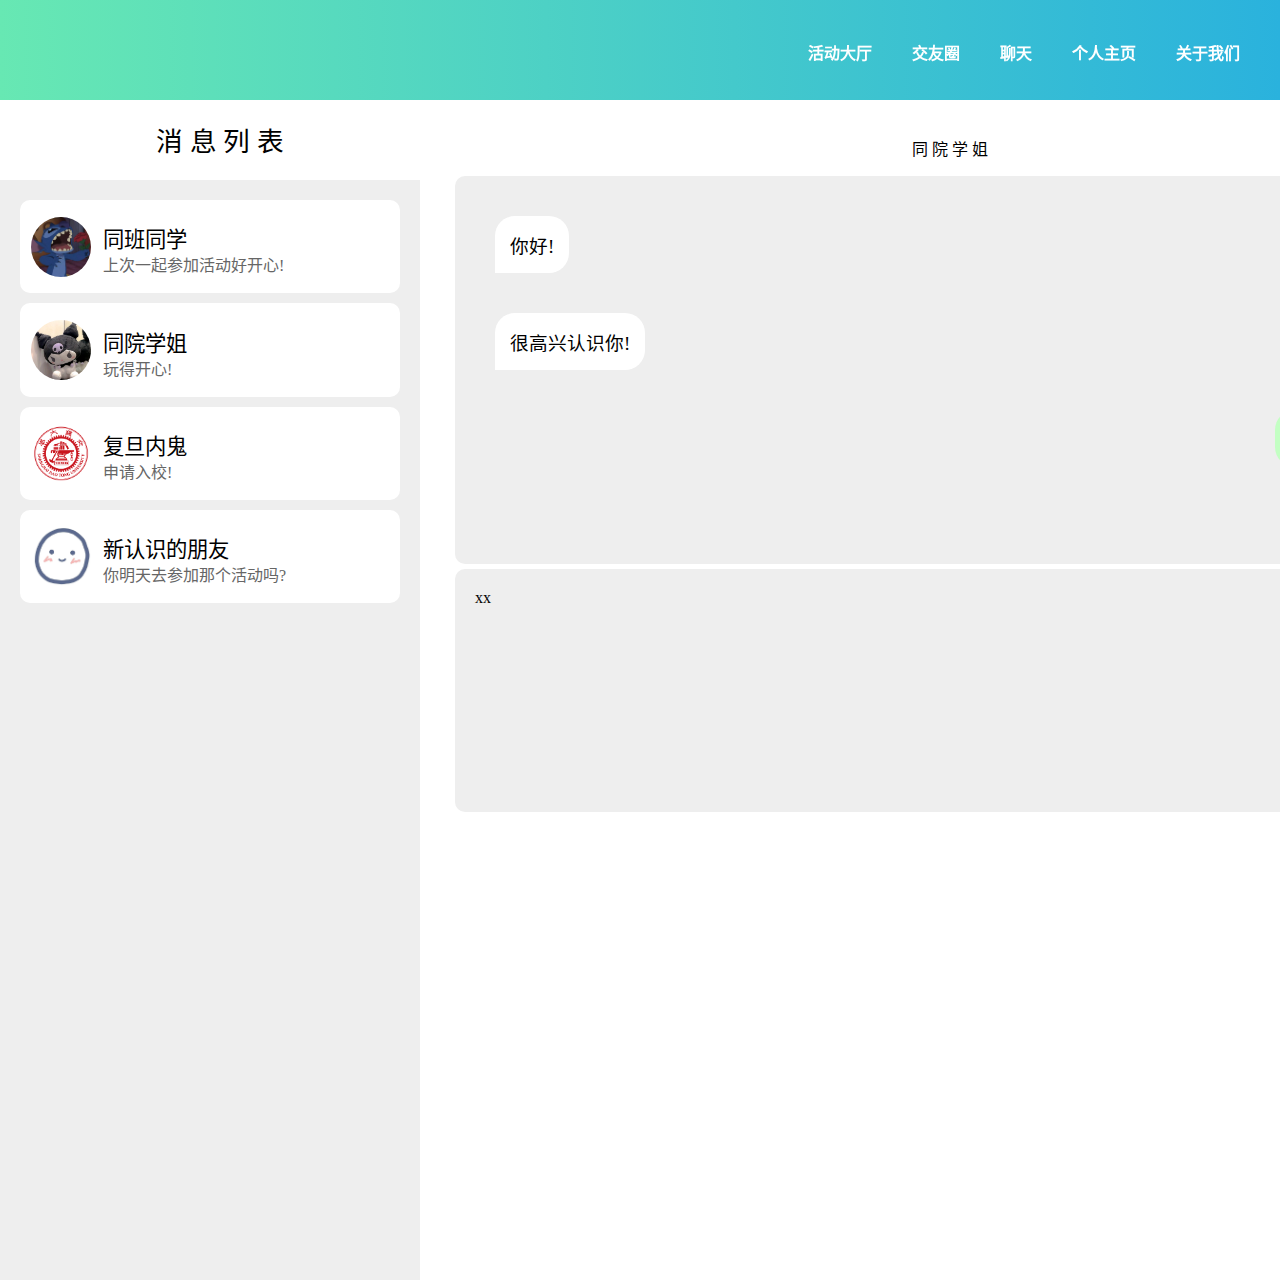
<file: chat.html>
<!DOCTYPE html>
<html lang="zh-CN">
<head>
    <meta charset="UTF-8">
    <title>私聊</title>
    <link rel="stylesheet" href="./chat.css">
</head>
<body>
<div class="nav">
    <ul class="item">
        <li><a href=" ">活动大厅</a></li>
        <li><a href="#">交友圈</a></li>
        <li><a href="#">聊天</a></li>
        <li><a href="#">个人主页</a></li>
        <li><a href="#">关于我们</a></li>
    </ul>
</div>
<div class="content">
    <div class="Lheader">消  息  列  表   </div>
    <aside>
        <table class="conversation" cellspacing="0">
            <tr>
                <td rowspan="2" colspan="1" width="50px">
                    <div class="portrait">
                        <img src="Image/portrait2.jpeg" width="60px" alt="">
                    </div>
                </td>
                <td >
                    <p class="username">同班同学</p>
                </td>
            </tr>

            <tr>
                <td >
                    <p class="words">上次一起参加活动好开心!</p>
                </td>
            </tr>
        </table>

        <table class="conversation" cellspacing="0">
            <tr>
                <td rowspan="2" colspan="1" width="50px">
                    <div class="portrait">
                        <img src="Image/portrait3.jpeg" width="60px" alt="">
                    </div>
                </td>
                <td >
                    <p class="username">同院学姐</p>
                </td>
            </tr>

            <tr>
                <td >
                    <p class="words">玩得开心!</p>
                </td>
            </tr>
        </table>


        <table class="conversation" cellspacing="0">
            <tr>
                <td rowspan="2" colspan="1" width="50px">
                    <div class="portrait">
                        <img src="Image/portrait4.png" width="60px" alt="">
                    </div>
                </td>
                <td >
                    <p class="username">复旦内鬼</p>
                </td>
            </tr>

            <tr>
                <td >
                    <p class="words">申请入校!</p>
                </td>
            </tr>
        </table>

        <table class="conversation" cellspacing="0">
            <tr>
                <td rowspan="2" colspan="1" width="50px">
                    <div class="portrait">
                        <img src="Image/portrait1.jpeg" width="60px" alt="">
                    </div>
                </td>
                <td >
                    <p class="username">新认识的朋友</p>
                </td>
            </tr>

            <tr>
                <td >
                    <p class="words">你明天去参加那个活动吗?</p>
                </td>
            </tr>
        </table>
    </aside>

    <div class="chatbox">
        <p align="center">同 院 学 姐</p>
        <div class="messageArea">
            <div class="messageL">
                你好!
            </div>
            <br>
            <div class="messageL">
                很高兴认识你!
            </div>
            <br>
            <div class="messageR">
                玩得开心!
            </div>
        </div>
        <div class="textArea" >
            xx
        </div>
    </div>
</div>

</body>
</html>
</file>
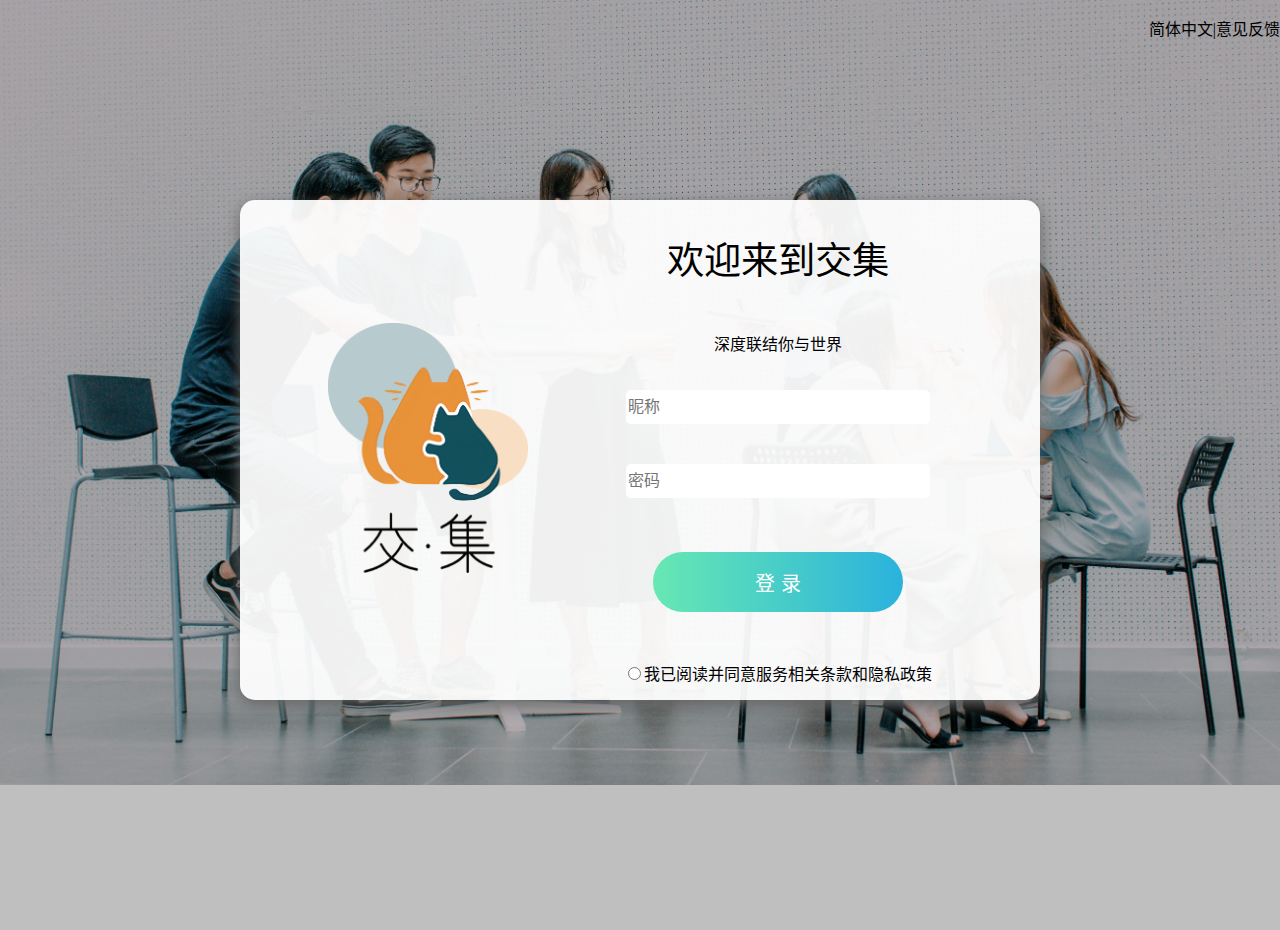
<file: login.html>
<!DOCTYPE html>
<html lang= "zh-CN">
<head>
    <meta charset="utf-8">
    <title>交集</title>
    <link rel="stylesheet" href="./login.css">
</head>
<body>
<div class="bgColor">
    <p align="right" padding="30px" color="blue">简体中文|意见反馈</p>
    <div class="contain">
        <table cellspacing="0">
            <tr>
                <td rowspan="9" colspan="2"><img src="Image/logoTransparent.png" height="250px" width="200px"></td>
                <td class="welcome"><d>欢迎来到交集</d></td>
            </tr>
            <tr>
                <td >深度联结你与世界</td>
            </tr>
            <tr>
                <td ><input class="textedit" type="text" placeholder="昵称"></td>
            </tr>
            <tr>
                <td ><input class="textedit" type="text" placeholder="密码"></td>
            </tr>
            <tr>
                <td ><input type="button" class="btn" value="登 录"></td>
            </tr>
            <tr>
                <z><td><input type="radio">我已阅读并同意服务相关条款和隐私政策</td></z>
            </tr>
        </table>
    </div>
</div>

</body>
</html>
</file>
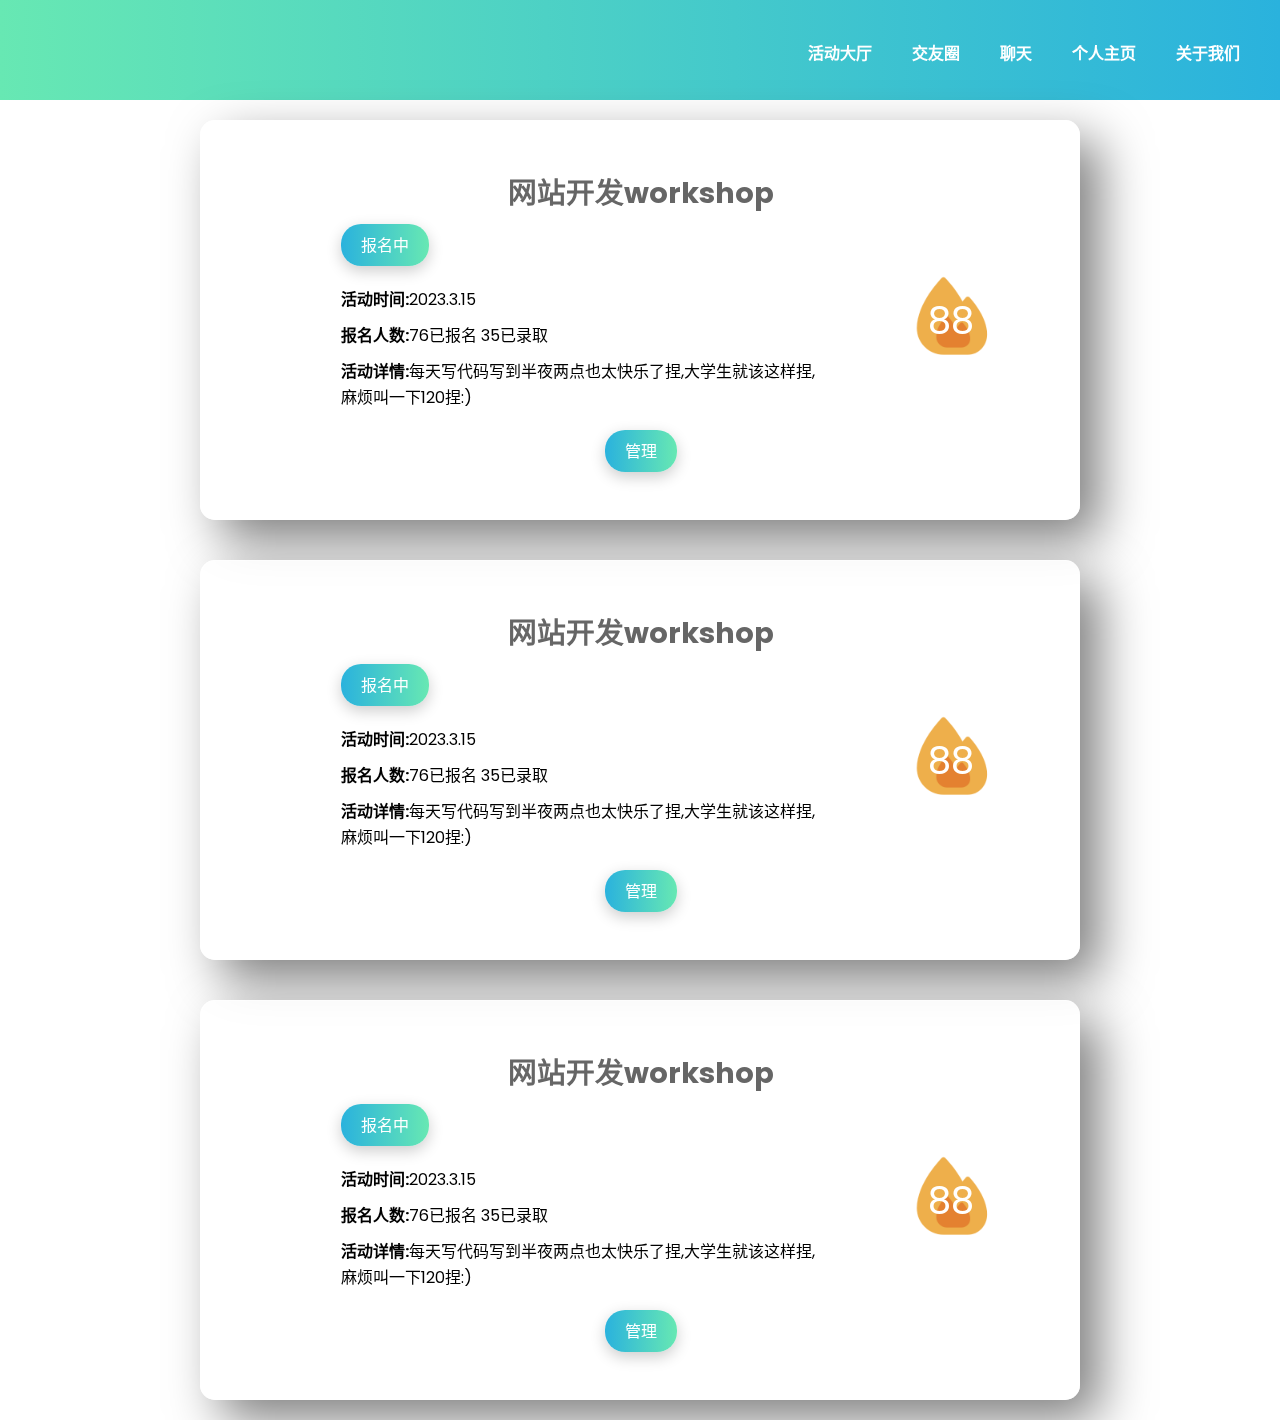
<file: manage.html>
<!DOCTYPE html>
<html lang="zh-CN">
<head>
  <meta charset="UTF-8">
  <meta http-equiv="X-UA-Compatible" content="IE=edge">
  <meta name="viewport" content="width=device-width, initial-scale=1.0">
  <title>Document</title>
  <link rel="stylesheet" href="manage.css">
</head>
<body>
<div class="nav">
  <ul class="item">
    <li><a href=" ">活动大厅</a></li>
    <li><a href="#">交友圈</a></li>
    <li><a href="#">聊天</a></li>
    <li><a href="#">个人主页</a></li>
    <li><a href="#">关于我们</a></li>
  </ul>
</div>
<div class="container">
  <div class="card">
    <div class="content">
      <h3>网站开发workshop</h3>
      <div class="statusContainer" >
        <div class="text" align="flex start">
          <a href="#">报名中</a>
          <p><strong> 活动时间:</strong>2023.3.15</p>
          <p><strong>报名人数:</strong>76已报名  35已录取</p>
          <p><strong>活动详情:</strong>每天写代码写到半夜两点也太快乐了捏,大学生就该这样捏,麻烦叫一下120捏:)</p>
        </div>

        <div class="hotdegree">88</div>
      </div>
      <a href="#">管理</a>
    </div>
  </div>
  <div class="card">
    <div class="content">
      <h3>网站开发workshop</h3>
      <div class="statusContainer" >
        <div class="text" align="flex start">
          <a href="#">报名中</a>
          <p><strong> 活动时间:</strong>2023.3.15</p>
          <p><strong>报名人数:</strong>76已报名  35已录取</p>
          <p><strong>活动详情:</strong>每天写代码写到半夜两点也太快乐了捏,大学生就该这样捏,麻烦叫一下120捏:)</p>
        </div>

        <div class="hotdegree">88</div>
      </div>
      <a href="#">管理</a>
    </div>
  </div>
    <div class="card">
      <div class="content">
        <h3>网站开发workshop</h3>
        <div class="statusContainer" >
          <div class="text" align="flex start">
            <a href="#">报名中</a>
            <p><strong> 活动时间:</strong>2023.3.15</p>
            <p><strong>报名人数:</strong>76已报名  35已录取</p>
            <p><strong>活动详情:</strong>每天写代码写到半夜两点也太快乐了捏,大学生就该这样捏,麻烦叫一下120捏:)</p>
          </div>

          <div class="hotdegree">88</div>
        </div>
        <a href="#">管理</a>
      </div>
    </div>
</div>
</body>
</html>
</file>
<file: chat.css>
body{
    margin:0 auto;
    height: 100%;
    width: 100%;
    background-size:100%;
    overflow:hidden;
}

aside{
    background: #EEEEEE;
    visibility: visible;
    border: 5px #FFFFFF;
    width: 400px;
    height: 1080px;
    padding: 10px;
    position: relative;
    left: 0;
}

.conversation{
    background: #FFFFFF;
    border-radius: 10px;
    height: 80px;
    position: relative;
    width: 95%;
    margin: 10px;
}

.chatbox{
    position: absolute;
    background: #FFFFFF;
    top: 20px;
    left: 450px;
    height:580px;
    width: 1000px;
}

.messageL, .messageR{
    margin: 20px;
    padding: 15px;
    font-size: 14pt;
    position: relative;
    display: inline-flex;
}

.messageL{
    justify-content: flex-start;
    background: #FFFFFF;
    border-radius: 20px 20px 20px 0;
}

.messageR{
    margin-left: 800px;
    background: #c3ffc3;
    border-radius: 20px 20px 0 20px;
}

.portrait{
    width: 60px;
    height: 60px;
    border-radius: 100%;
    margin: 10px;
    overflow: hidden;
}
.username{
    font-size: 16pt;
    margin-bottom: -1px;
    position: relative;
}

.words{
    font-size: 12pt;
    margin-top: -2px;
    position: relative;
    color: #666666;

}

.Lheader{
    width: 400px;
    position: relative;
    left: 0;
    height: 40px;
    background: #FFFFFF;
    font-size: 20pt;
    text-align: center;
    padding:20px;
}

.messageArea{
    margin: 5px;
    border-radius: 10px;
    background: #EEEEEE;
    padding: 20px;
    width: 96%;
    height: 60%;
    position: relative;
}

.textArea{
    margin: 5px;
    border-radius: 10px;
    background: #EEEEEE;
    width: 96%;
    height: 35%;
    padding: 20px;
    position: relative;
}

.nav{
    width: 100%;
    height: 100px;
    background-image: linear-gradient(to right,#67e8b3,#2ab2dd);
}
.item{
    position: fixed;/*固定在页面顶部*/
    top:10px;
    right:20px;
    margin: 0;
    padding: 0;
    display: flex;/*弹性布局，使li排成一行*/
}
.item li{
    list-style: none;
}
.item li a{
    position: relative;
    display: block;
    padding: 10px 20px;
    margin: 20px 0;
    text-decoration: none;
    text-transform: uppercase;/*将字符转为大写*/
    color: white;
    font-weight: bold;
    /* transition: 0.5s; */
}
.item li a:hover{
    color: #c3ffc3;
}
.item li a:before{
    /*a:before，在a链接之前添加新内容，这里添加上下边框*/
    content:'';
    position: absolute;
    top: 0;
    left: 0;
    width: 100%;
    height: 100%;
    border-top:1px solid #305170;
    border-bottom:1px solid #305170;
    transform: scaleY(2);/*拉长边框两倍*/
    opacity: 0;/*边距不显示*/
    transition: 0.5s;
    z-index: -1;
}
.item li a:hover:before{
    transform: scaleY(1);/*拉长边框两倍*/
    opacity:1;
}
.item li a:after{
    content:'';
    position: absolute;
    top: 1px;
    left: 0;
    width: 100%;
    height: 100%;
    background: #305170;
    transform: scale(0);
    transition: 0.5s;
    z-index: -1;
}
.item li a:hover:after{
    transform: scale(1);
}

.content{
    position: relative;
}
</file>
<file: login.css>
body {
    background: url(Image/bg.jpg) no-repeat;
    margin:0 auto;
    height: 100%;
    width: 100%;
    background-size:100%;
    overflow:hidden;
}
table{
    position: absolute;
    top: 0;
    left: 0;
    right: 0;
    bottom: 0;
    width: 700px;
    height:500px;
    margin: auto;

}


.bgColor{
    position: absolute;
    padding: 30px;
    top: 50%;
    left: 50%;
    transform: translateX(-50%) translateY(-50%);
    background-color: #00000040;
    width: 100%;
    height: 100%;
    overflow: hidden;
}

.contain{
    background-color: #FFFFFFF0;
    width: 800px;
    height:500px;
    border-radius: 15px;
    overflow: hidden;
    margin: 0 auto;
    position: absolute;
    top: 50%;
    left: 50%;
    transform: translateX(-50%) translateY(-50%);
    box-shadow: 0 5px 15px #666666;
}

.welcome{
    font-size: 28pt;
    text-align: center;
}
.textedit{
    font-size: 12pt;
    height: 30px;
    width: 300px;
    padding: 2px;
    border: 2px #43cffc;
    border-radius: 5px;
}
td{
    text-align:center;
}
.btn {
    PADDING-RIGHT: 2px;
    PADDING-LEFT: 2px;
    FONT-SIZE: 20px;
    CURSOR: hand;
    PADDING-TOP: 2px;
    color: #FFFFFF;
    background-image: linear-gradient(to right, #67e8b3,#2ab2dd);
    border: none;
    border-radius: 30px;
    width: 250px;
    height:60px;
}
</file>
<file: manage.css>
@import url('http://fonts.googleapis.com/css?family=Poppins:100,200,300,400,500,600,700,800,900');

*{
    margin: 0;
    padding: 0;
    box-sizing: border-box;
    font-family: 'Poppins',sans-serif;
}

body{
    /*display: flex;*//* flex容器（flex container） */
    justify-content: center;/* 定义项目在主轴上的对齐方式 */
    align-items: center;/* 定义项目在竖直方向上对齐方式 */
    min-height: 100vh;
    background: #ffffff;
}

.container{
    position: relative;
    display: flex; /* flex容器（flex container） */
    justify-content: center;/* 定义项目在主轴上的对齐方式 */
    align-items: center;/* 定义项目在竖直方向上对齐方式 */
    max-width: 1800px;
    flex-wrap: wrap;/* 定义项目是否换行以及如何换行  */
    z-index: 1;
}

.container .card{
    position: relative;
    width: 880px;
    height: 400px;
    margin: 20px;
    /* 设置阴影 */
    box-shadow: 20px 20px 50px rgba(0, 0, 0, 0.5);
    border-radius: 15px;
    /* 设置card的背景色 */
    background: rgba(255, 255, 255, 0.8);
    overflow: hidden;
    display: flex;
    justify-content: center;
    align-items: center;
    border-top: 1px solid rgba(255, 255, 255, 0.5);
    border-left: 1px solid rgba(255, 255, 255, 0.5);
    backdrop-filter: blur(5px);

}

.container .card .content{
    padding: 20px;
    text-align: center;
}
.container .card .content h2{
    position: absolute;
    top: -60px;
    right: 1px;
    font-size: 10em;
    color: rgba(255, 255, 255, 0.05);
    pointer-events: none;
}
.container .card .content h3{
    font-size: 1.8em;
    color: #666666;
    z-index: 1;
}
.container .card .content td{
    color: #666666;
}
.container .card .content a{
    position: relative;
    display: inline-block;
    padding: 8px 20px;
    margin-top: 15px;
    background-image: linear-gradient(to left,#67e8b3,#2ab2dd);
    color: #FFFFFF;
    border-radius: 20px;
    text-decoration: none;
    font-weight: 500;
    box-shadow: 0 5px 15px rgba(0, 0, 0, 0.2);
}

.nav{
    width: 100%;
    height: 100px;
    background-image: linear-gradient(to right,#67e8b3,#2ab2dd);
}
.nav .item{
    position: fixed;/*固定在页面顶部*/
    top:10px;
    right:20px;
    margin: 0;
    padding: 0;
    display: flex;/*弹性布局，使li排成一行*/
}
.nav .item li{
    list-style: none;
}
.nav .item li a{
    position: relative;
    display: block;
    padding: 10px 20px;
    margin: 20px 0;
    text-decoration: none;
    text-transform: uppercase;/*将字符转为大写*/
    color: white;
    font-weight: bold;
    /* transition: 0.5s; */
}
.nav .item li a:hover{
    color: #c3ffc3;
}
.nav .item li a:before{
    /*a:before，在a链接之前添加新内容，这里添加上下边框*/
    content:'';
    position: absolute;
    top: 0;
    left: 0;
    width: 100%;
    height: 100%;
    border-top:1px solid #305170;
    border-bottom:1px solid #305170;
    transform: scaleY(2);/*拉长边框两倍*/
    opacity: 0;/*边距不显示*/
    transition: 0.5s;
    z-index: -1;
}
.nav .item li a:hover:before{
    transform: scaleY(1);/*拉长边框两倍*/
    opacity:1;
}
.nav .item li a:after{
    content:'';
    position: absolute;
    top: 1px;
    left: 0;
    width: 100%;
    height: 100%;
    background: #305170;
    transform: scale(0);
    transition: 0.5s;
    z-index: -1;
}
.item li a:hover:after{
    transform: scale(1);
}

.hotdegree{
    color:white;
    font-size: 28pt;
    width: 80px;
    height: 80px;
    position: absolute;
    padding-top: 18px;
    right:0;
    align-items: center;
    background: url("./Image/Fire.png") no-repeat;
    background-size: cover;

}

.statusContainer{
    position: relative;
    display: flex;
    width: 700px;
    height: 200px;
    align-items: center;
}

.statusContainer .text{
    width:500px;
    text-align: left;
    margin: 40px;
}

.statusContainer .text a,p{
    margin: 10px;
}
</file>
